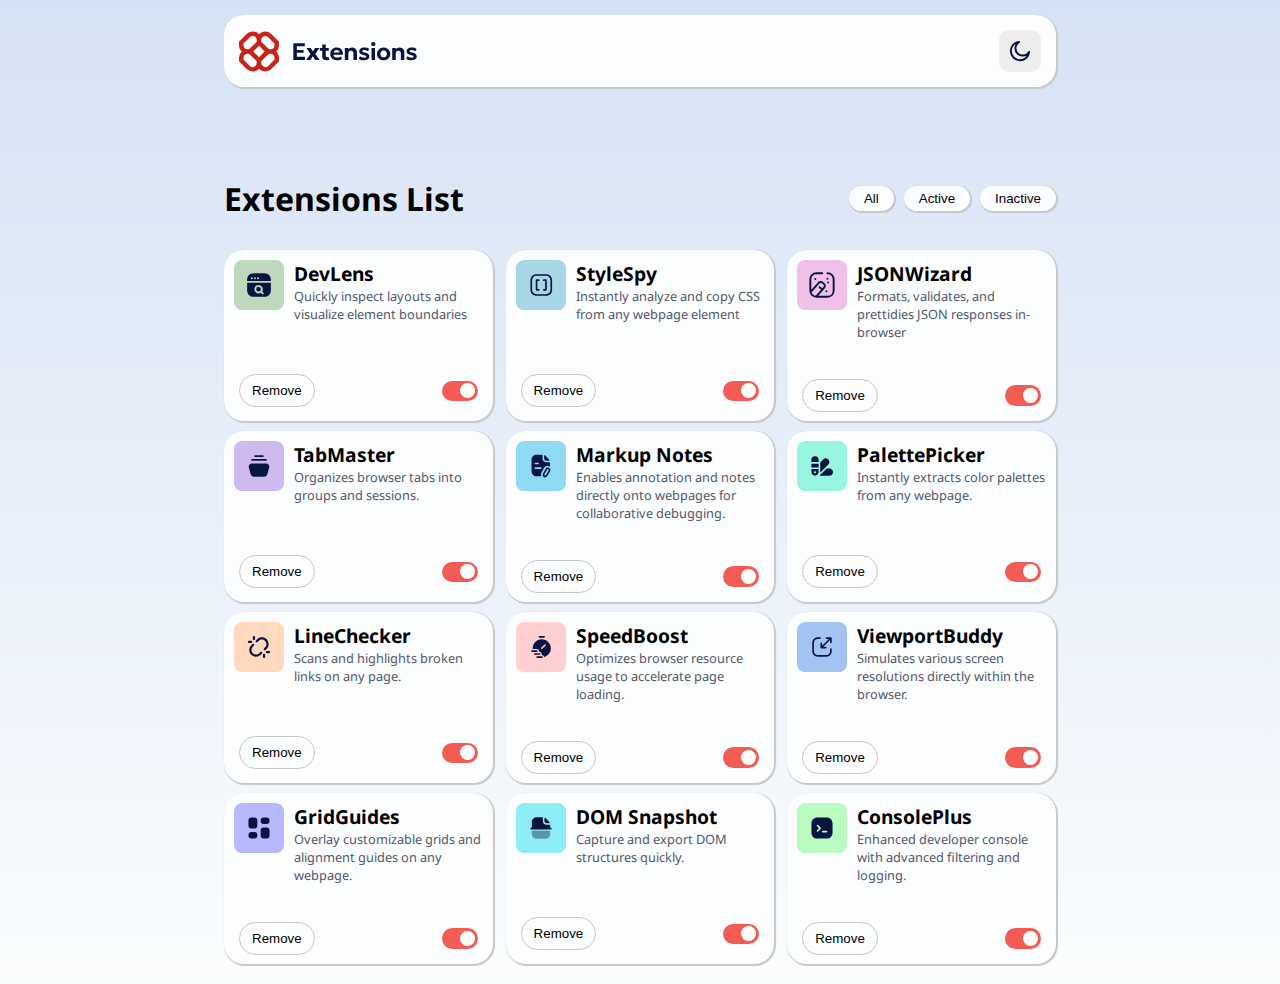
<file: browser-extensions-manager-ui-main/index.html>
<!DOCTYPE html>
<html lang="en">
  <head>
    <meta charset="UTF-8" />
    <meta name="viewport" content="width=device-width, initial-scale=1.0" />
    <!-- displays site properly based on user's device -->

    <!-- Favicon for browser tab -->
    <link
      rel="icon"
      type="image/png"
      sizes="32x32"
      href="./assets/images/favicon-32x32.png"
    />
    <!-- Main stylesheet -->
    <link rel="stylesheet" href="style.css" />
    <title>Frontend Mentor | Browser extensions manager UI</title>
  </head>
  <body>
    <!-- Header section with logo and theme toggle -->
    <div class="container">
      <header class="header">
        <img src="./assets/images/logo.svg" alt="" class="main-logo" />
        <div class="theme-toggle" onclick="themeToggle()">
          <img src="./assets/images/icon-moon.svg" alt="" />
        </div>
      </header>
    </div>

    <!-- Grid header with filter buttons -->
    <div class="container">
      <div class="grid-header">
        <h1>Extensions List</h1>
        <div class="list-items">
          <button onclick="showAll()">All</button>
          <button onclick="active()">Active</button>
          <button onclick="inactive()">Inactive</button>
        </div>
      </div>
    </div>

    <!-- Modal for confirming extension removal -->
    <div class="container2">
      <div class="modal">
        <h2>Are you sure you want to remove this extension?</h2>
        <div class="buttons">
          <button class="button" id="modalYesBtn">Yes</button>
          <button class="button" onclick="closeModal()">No</button>
        </div>
      </div>
    </div>

    <!-- Main grid of extension cards -->
    <div class="container">
      <div class="grid">
        <!-- Extension card: DevLens -->
        <div class="active-grid-elements" data-active="true">
          <div class="grid-items">
            <img src="./assets/images/logo-devlens.svg" alt="" />
            <div class="grid-text">
              <h2>DevLens</h2>
              <p>Quickly inspect layouts and visualize element boundaries</p>
            </div>
          </div>
          <div class="grid-container">
            <button class="button" onclick="openModal(this)">Remove</button>
            <label class="toggle-switch">
              <input type="checkbox" checked="true" />
              <span class="slider"></span>
            </label>
          </div>
        </div>

        <!-- Extension card: StyleSpy -->
        <div class="active-grid-elements" data-active="true">
          <div class="grid-items">
            <img src="./assets/images/logo-style-spy.svg" alt="" />
            <div class="grid-text">
              <h2>StyleSpy</h2>
              <p>Instantly analyze and copy CSS from any webpage element</p>
            </div>
          </div>
          <div class="grid-container">
            <button class="button" onclick="openModal(this)">Remove</button>
            <label class="toggle-switch">
              <input type="checkbox" checked="true" />
              <span class="slider"></span>
            </label>
          </div>
        </div>

        <!-- Extension card: JSONWizard -->
        <div class="active-grid-elements" data-active="true">
          <div class="grid-items">
            <img src="./assets/images/logo-json-wizard.svg" alt="" />
            <div class="grid-text">
              <h2>JSONWizard</h2>
              <p>
                Formats, validates, and prettidies JSON responses in-browser
              </p>
            </div>
          </div>
          <div class="grid-container">
            <button class="button" onclick="openModal(this)">Remove</button>
            <label class="toggle-switch">
              <input type="checkbox" checked="true" />
              <span class="slider"></span>
            </label>
          </div>
        </div>

        <!-- Extension card: TabMaster -->
        <div class="active-grid-elements" data-active="true">
          <div class="grid-items">
            <img src="./assets/images/logo-tab-master-pro.svg" alt="" />
            <div class="grid-text">
              <h2>TabMaster</h2>
              <p>Organizes browser tabs into groups and sessions.</p>
            </div>
          </div>
          <div class="grid-container">
            <button class="button" onclick="openModal(this)">Remove</button>
            <label class="toggle-switch">
              <input type="checkbox" checked="true" />
              <span class="slider"></span>
            </label>
          </div>
        </div>

        <!-- Extension card: Markup Notes -->
        <div class="active-grid-elements" data-active="true">
          <div class="grid-items">
            <img src="./assets/images/logo-markup-notes.svg" alt="" />
            <div class="grid-text">
              <h2>Markup Notes</h2>
              <p>
                Enables annotation and notes directly onto webpages for
                collaborative debugging.
              </p>
            </div>
          </div>
          <div class="grid-container" data-active="true">
            <button class="button" onclick="openModal(this)">Remove</button>
            <label class="toggle-switch">
              <input type="checkbox" checked="true" />
              <span class="slider"></span>
            </label>
          </div>
        </div>

        <!-- Extension card: PalettePicker -->
        <div class="active-grid-elements" data-active="true">
          <div class="grid-items">
            <img src="./assets/images/logo-palette-picker.svg" alt="" />
            <div class="grid-text">
              <h2>PalettePicker</h2>
              <p>Instantly extracts color palettes from any webpage.</p>
            </div>
          </div>
          <div class="grid-container">
            <button class="button" onclick="openModal(this)">Remove</button>
            <label class="toggle-switch">
              <input type="checkbox" checked="true" />
              <span class="slider"></span>
            </label>
          </div>
        </div>

        <!-- Extension card: LineChecker -->
        <div class="active-grid-elements" data-active="true">
          <div class="grid-items">
            <img src="./assets/images/logo-link-checker.svg" alt="" />
            <div class="grid-text">
              <h2>LineChecker</h2>
              <p>Scans and highlights broken links on any page.</p>
            </div>
          </div>
          <div class="grid-container" data-active="true">
            <button class="button" onclick="openModal(this)">Remove</button>
            <label class="toggle-switch">
              <input type="checkbox" checked="true" />
              <span class="slider"></span>
            </label>
          </div>
        </div>

        <!-- Extension card: SpeedBoost -->
        <div class="active-grid-elements" data-active="true">
          <div class="grid-items">
            <img src="./assets/images/logo-speed-boost.svg" alt="" />
            <div class="grid-text">
              <h2>SpeedBoost</h2>
              <p>
                Optimizes browser resource usage to accelerate page loading.
              </p>
            </div>
          </div>
          <div class="grid-container" data-active="true">
            <button class="button" onclick="openModal(this)">Remove</button>
            <label class="toggle-switch">
              <input type="checkbox" checked="true" />
              <span class="slider"></span>
            </label>
          </div>
        </div>

        <!-- Extension card: ViewportBuddy -->
        <div class="active-grid-elements" data-active="true">
          <div class="grid-items">
            <img src="./assets/images/logo-viewport-buddy.svg" alt="" />
            <div class="grid-text">
              <h2>ViewportBuddy</h2>
              <p>
                Simulates various screen resolutions directly within the
                browser.
              </p>
            </div>
          </div>
          <div class="grid-container">
            <button class="button" onclick="openModal(this)">Remove</button>
            <label class="toggle-switch">
              <input type="checkbox" checked="true" />
              <span class="slider"></span>
            </label>
          </div>
        </div>

        <!-- Extension card: GridGuides -->
        <div class="active-grid-elements" data-active="true">
          <div class="grid-items">
            <img src="./assets/images/logo-grid-guides.svg" alt="" />
            <div class="grid-text">
              <h2>GridGuides</h2>
              <p>
                Overlay customizable grids and alignment guides on any webpage.
              </p>
            </div>
          </div>
          <div class="grid-container">
            <button class="button" onclick="openModal(this)">Remove</button>
            <label class="toggle-switch">
              <input type="checkbox" checked="true" />
              <span class="slider"></span>
            </label>
          </div>
        </div>

        <!-- Extension card: DOM Snapshot -->
        <div class="active-grid-elements" data-active="true">
          <div class="grid-items">
            <img src="./assets/images/logo-dom-snapshot.svg" alt="" />
            <div class="grid-text">
              <h2>DOM Snapshot</h2>
              <p>Capture and export DOM structures quickly.</p>
            </div>
          </div>
          <div class="grid-container">
            <button class="button" onclick="openModal(this)">Remove</button>
            <label class="toggle-switch">
              <input type="checkbox" checked="true" />
              <span class="slider"></span>
            </label>
          </div>
        </div>

        <!-- Extension card: ConsolePlus -->
        <div class="active-grid-elements" data-active="true">
          <div class="grid-items">
            <img src="./assets/images/logo-console-plus.svg" alt="" />
            <div class="grid-text">
              <h2>ConsolePlus</h2>
              <p>
                Enhanced developer console with advanced filtering and logging.
              </p>
            </div>
          </div>
          <div class="grid-container">
            <button class="button" onclick="openModal(this)">Remove</button>
            <label class="toggle-switch">
              <input type="checkbox" checked="true" />
              <span class="slider"></span>
            </label>
          </div>
        </div>
      </div>
    </div>

    <!-- Main JavaScript file -->
    <script src="script.js"></script>
  </body>
</html>
</file>
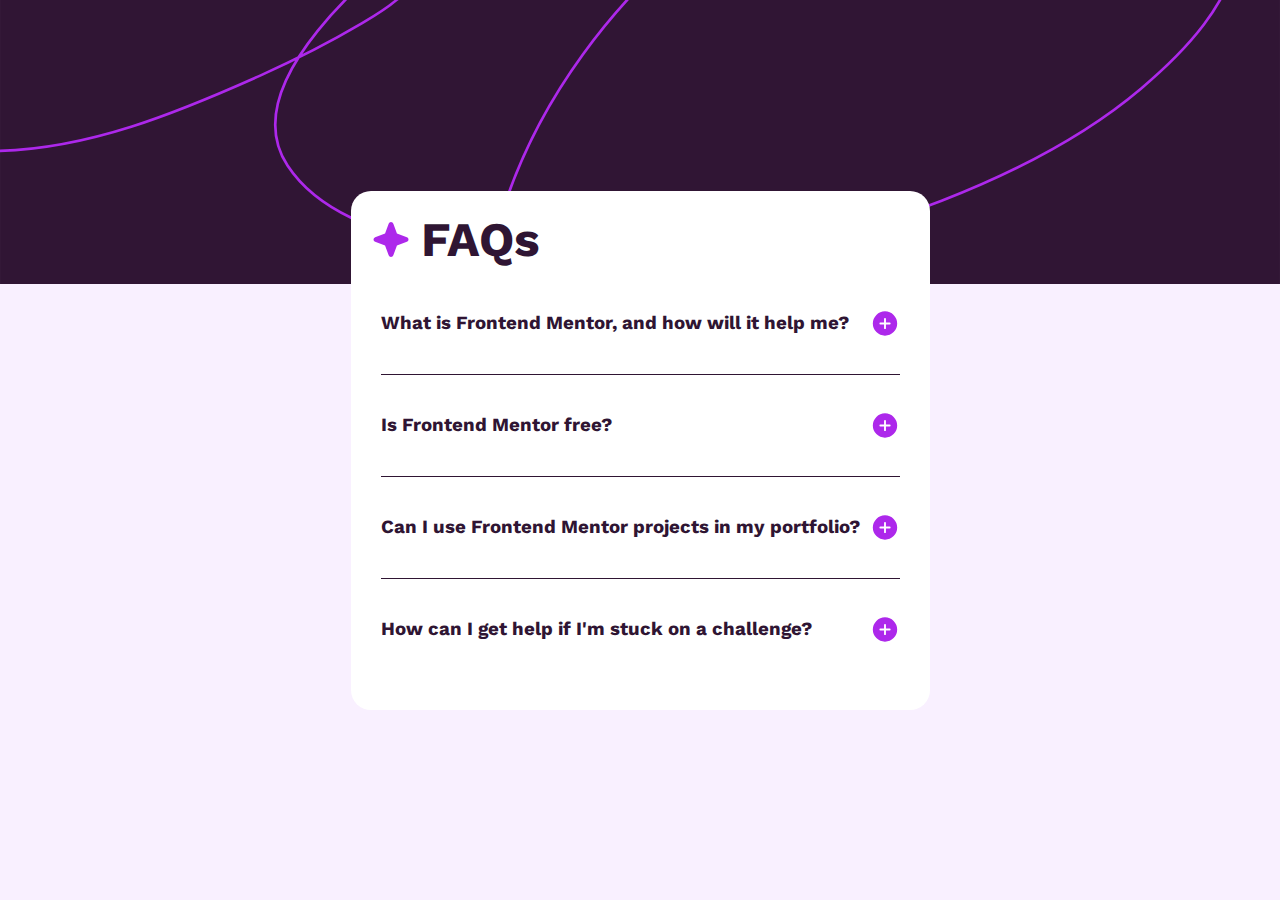
<file: faq-accordion-main/index.html>
<!DOCTYPE html>
<html lang="en">
  <head>
    <meta charset="UTF-8" />
    <meta name="viewport" content="width=device-width, initial-scale=1.0" />
    <!-- displays site properly based on user's device -->

    <link
      rel="icon"
      type="image/png"
      sizes="32x32"
      href="./assets/images/favicon-32x32.png"
    />

    <title>Frontend Mentor | FAQ accordion</title>

    <link rel="stylesheet" href="style.css" />
  </head>
  <body>
    <main>
      <div class="container">
        <div class="heading">
          <img src="./assets/images/icon-star.svg" alt="" />
          <h1>FAQs</h1>
        </div>

        <div class="display">
          <div class="elements">
            <div class="reveal" id="button1" onclick="toggleContent(this)">
              <h3>What is Frontend Mentor, and how will it help me?</h3>
              <img src="./assets/images/icon-plus.svg" alt="" />
            </div>
            <span class="hidden" id="span1">
              Frontend Mentor offers realistic coding challenges to help
              developers improve their frontend coding skills with projects in
              HTML, CSS, and JavaScript. It's suitable for all levels and ideal
              for portfolio building.
            </span>
          </div>

          <div class="elements">
            <div class="reveal" id="button2" onclick="toggleContent(this)">
              <h3>Is Frontend Mentor free?</h3>
              <img src="./assets/images/icon-plus.svg" alt="" />
            </div>
            <span class="hidden" id="span2">
              Yes, Frontend Mentor offers both free and premium coding
              challenges, with the free option providing access to a range of
              projects suitable for all skill levels.
            </span>
          </div>

          <div class="elements">
            <div class="reveal" id="button3" onclick="toggleContent(this)">
              <h3>Can I use Frontend Mentor projects in my portfolio?</h3>
              <img src="./assets/images/icon-plus.svg" alt="" />
            </div>
            <span class="hidden" id="span3">
              Yes, you can use projects completed on Frontend Mentor in your
              portfolio. It's an excellent way to showcase your skills to
              potential employers!
            </span>
          </div>

          <div class="elements">
            <div class="reveal" id="button4" onclick="toggleContent(this)">
              <h3>How can I get help if I'm stuck on a challenge?</h3>
              <img src="./assets/images/icon-plus.svg" alt="" />
            </div>
            <span class="hidden" id="span4">
              The best place to get help is inside Frontend Mentor's Discord
              community. There's a help channel where you can ask questions and
              seek support from other community members.
            </span>
          </div>
        </div>
      </div>
    </main>

    <!-- <div class="attribution">
      Challenge by
      <a href="https://www.frontendmentor.io?ref=challenge" target="_blank"
        >Frontend Mentor</a
      >. Coded by <a href="#">Your Name Here</a>.
    </div> -->

    <script src="script.js"></script>
  </body>
</html>
</file>
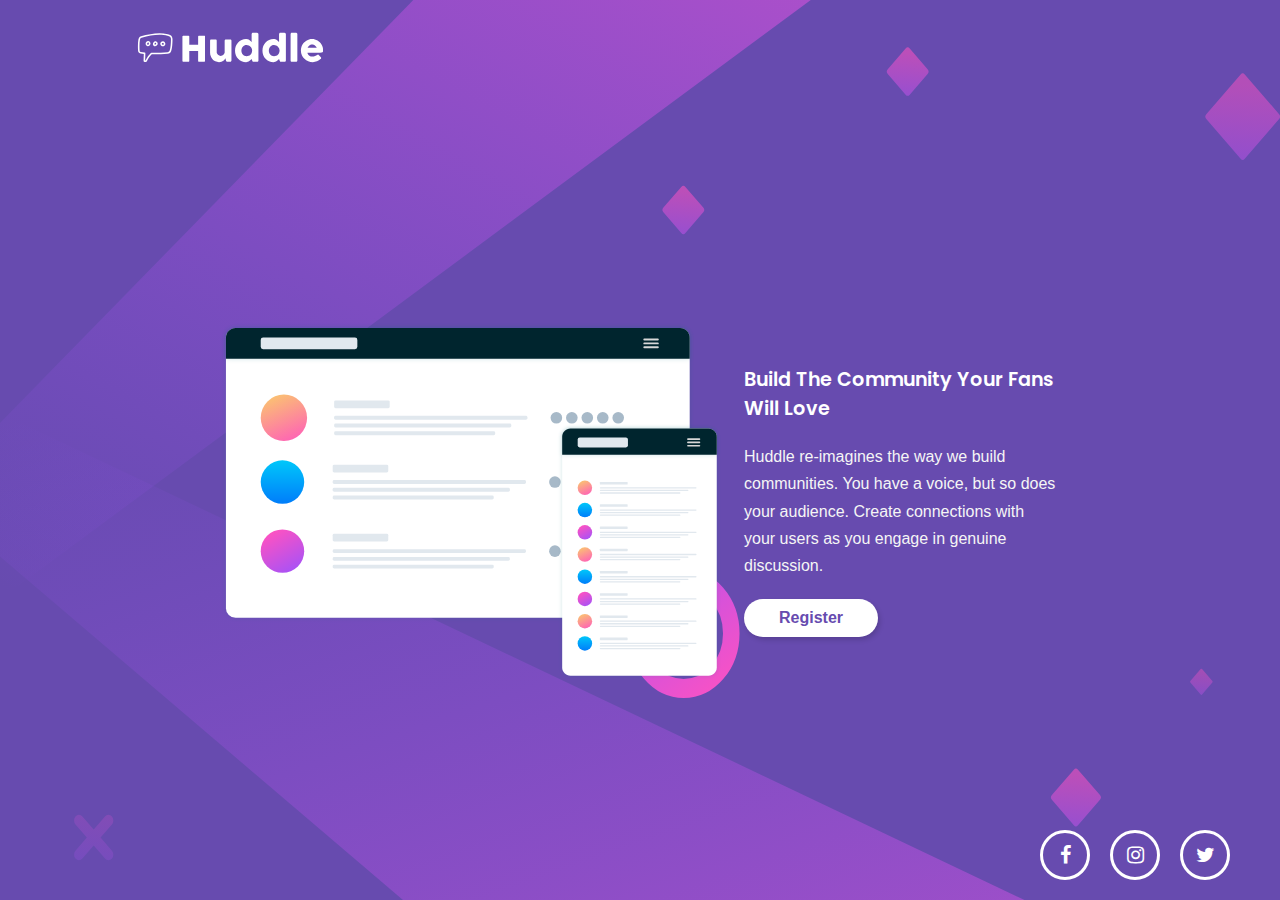
<file: huddle-landing-page-with-single-introductory-section-master/index.html>
<!DOCTYPE html>
<html lang="en">
  <head>
    <meta charset="UTF-8" />
    <meta name="viewport" content="width=device-width, initial-scale=1.0" />
    <!-- displays site properly based on user's device -->

    <link
      rel="stylesheet"
      href="https://cdnjs.cloudflare.com/ajax/libs/font-awesome/4.7.0/css/font-awesome.min.css"
    />

    <title>
      Frontend Mentor | Huddle landing page with single introductory section
    </title>

    <!-- Feel free to remove these styles or customise in your own stylesheet 👍 -->
    <link rel="stylesheet" href="style.css" />
  </head>
  <body>
    <header class="header">
      <img src="./images/logo.svg" alt="" />
    </header>

    <main class="main-container">
      <img src="./images/illustration-mockups.svg" alt="" />

      <div class="main-content">
        <h1>Build The Community Your Fans Will Love</h1>
        <p>
          Huddle re-imagines the way we build communities. You have a voice, but
          so does your audience. Create connections with your users as you
          engage in genuine discussion.
        </p>
        <a href="#" aria-label="Register on our site">
          <button class="button">Register</button>
        </a>
      </div>
    </main>

    <footer class="footer">
      <div class="social-links">
        <a href="#" aria-label="Visit our Facebook page"
          ><i class="fa fa-facebook icons"></i
        ></a>
        <a href="#" aria-label="Visit our Instagram page"
          ><i class="fa fa-instagram icons"></i
        ></a>
        <a href="#" aria-label="Visit our Twitter page"
          ><i class="fa fa-twitter icons"></i
        ></a>
      </div>
    </footer>
  </body>
</html>
</file>
<file: browser-extensions-manager-ui-main/style.css>
/* Import Google Fonts for typography */
@import url('https://fonts.googleapis.com/css2?family=Noto+Sans:ital,wght@0,100..900;1,100..900&family=Work+Sans:ital,wght@0,100..900;1,100..900&display=swap');

/* Reset default browser styles and set box-sizing */
* {
    margin: 0;
    padding: 0;
    box-sizing: border-box
}

/* Main body styles and background gradient */
body {
    background-image: linear-gradient(180deg, hsl(217, 61%, 90%) 0%, hsl(200, 60%, 99%) 100%);
    font-size: 1em;
    font-family: "Noto Sans";
    transition: all ease 0.5s;
    min-height: 100vh;
    /* background-attachment: fixed; */
}

/* Dark mode body styles */
.dark-body {
    color: white;
    background-image: linear-gradient(180deg, hsl(227, 75%, 14%) 0%, hsl(226, 25%, 17%) 100%);
}

/* Container layout for centering content */
.container {
    display: flex;
    justify-content: center;
}

/* Responsive container widths for different sections */
.container:nth-of-type(1){
    min-width: 1220px;
}
.container:nth-of-type(2){
    margin-top: 10vh;
    min-width: 1220px;
}
.container:nth-of-type(3){
    min-width: 1200px;
    margin-top: 5vh;
}

/* ===================== Header Styles ===================== */

/* Header bar styling */
.header {
    display: flex;
    justify-content: space-between;
    align-items: center;
    background-color: hsl(200, 60%, 99%);
    box-shadow: 1px 1px 1px 1px hsl(0, 0%, 78%);
    width: 65%;
    border: none;
    border-radius: 20px;
    padding: 15px;
    margin-top: 15px;
    transition: all ease 0.5s;
}

/* Dark mode header */
.dark-header {
    background-color: hsl(225, 23%, 24%);
    box-shadow: none;
}

/* Theme toggle button styles */
.theme-toggle {
    display: flex;
    justify-content: center;
    background-color: hsl(0, 0%, 93%);
    border: none;
    border-radius: 10px;
    padding: 10px;
    cursor: pointer;
    transition: all ease 0.5s;
}

/* Dark mode theme toggle */
.dark-theme-toggle {
    background-color: hsl(226, 11%, 37%);
}

/* Theme toggle hover effect */
.theme-toggle:hover {
    transform: scale(1.05);
}

/* ===================== Grid Header Styles ===================== */

/* Grid header bar */
.grid-header {
    display: flex;
    justify-content: space-between;
    align-items: center;
    width: 65%;
    margin-bottom: 30px;
}

/* List of filter/sort buttons */
.list-items {
    display: flex;
    align-items: center;
    gap: 10px;
    list-style: none;
}

/* List item button styles */
.list-items button {
    background-color: hsl(200, 60%, 99%);
    border: none;
    border-radius: 20px;
    padding-block: 5px;
    padding-inline: 15px;
    box-shadow: 1px 1px 1px 1px hsl(0, 0%, 78%);
    cursor: pointer;
}

/* List item button hover effect */
.list-items button:hover {
    background-color: hsl(3, 86%, 64%);
    border-color: hsl(3, 86%, 64%);
}

/* Dark mode list item buttons */
.dark-list-items button {
    background-color: hsl(226, 11%, 37%);
    border: solid 1px white;
    box-shadow: none;
}

/* ===================== Grid Styles ===================== */

/* Main grid layout for extensions */
.grid {
    display: grid;
    justify-content: space-between;
    width: 65%;
    grid-template-columns: auto auto auto;
    gap: 10px;
    margin-bottom: 20px;
}

/* Active extension card styles */
.active-grid-elements {
    display: grid;
    grid-template-rows: auto auto;
    background-color: hsl(200, 60%, 99%);
    border: none;
    border-radius: 20px;
    height: 19vh;
    width: 21vw;
    min-height: 150px;
    min-width: 260px;
    font-size: 0.8rem;
    box-shadow: 1px 1px 1px 1px hsl(0, 0%, 78%);
}

/* Inactive extension card styles (faded/desaturated) */
.inactive-grid-elements {
    opacity: 0.5; /* Make inactive extensions slightly faded */
    filter: grayscale(80%); /* Make them look desaturated */
}

/* Hide elements utility class */
.hide-elements {
    display: none !important;
}

/* Show elements utility class */
.show-elements {
    display: grid;
}

/* Dark mode extension card styles */
.dark-grid-elements {
    background-color: hsl(225, 23%, 24%);
    border: solid 1px white;
    box-shadow: none;
}

/* Extension card content layout */
.grid-items {
    display: flex;
    align-items: flex-start;
    gap: 10px;
    padding: 10px;
}

/* Extension icon size */
.grid-items img {
    width: 50px;
}

/* Extension description text color */
.grid-items p {
    color: hsl(226, 11%, 37%);
}

/* Dark mode extension card text color */
.dark-grid-elements p {
    color: hsl(0, 0%, 78%);
}

/* Container for grid item controls */
.grid-container {
    display: flex;
    justify-content: space-between;
    align-items: center;
    padding-inline: 15px;
}

/* ===================== Button Styles ===================== */

/* General button styles */
.button {
    background-color: hsl(200, 60%, 99%);
    border: solid 1px hsl(0, 0%, 78%);
    border-radius: 20px;
    padding-block: 8px;
    padding-inline: 12px;
    cursor: pointer;
}

/* Button hover effect */
.button:hover {
    border-color: hsl(3, 86%, 64%);
}

/* Dark mode button styles */
.dark-button {
    background-color: hsl(225, 23%, 24%);
    color: hsl(0, 0%, 78%);
}

/* ===================== Toggle Switch Styles ===================== */

/* Toggle switch container */
.toggle-switch {
    position: relative;
    display: inline-block;
    width: 36px;
    height: 20.5px;
}

/* Hide default checkbox */
.toggle-switch input {
    opacity: 0;
    width: 0;
    height: 0;
}

/* The track of the toggle switch */
.slider {
    position: absolute;
    cursor: pointer;
    background-color: #ccc;
    border-radius: 24px;
    width: 100%;
    height: 100%;
    transition: background-color 0.3s;
}

/* Dark mode slider */
.dark-slider {
    background-color: hsl(226, 11%, 37%);
}

/* ===================== Modal Styles ===================== */

/* Modal container (hidden by default) */
.container2 {
    position: absolute;
    top: 50%;
    left: 50%;
    transform: translate(-50%, -50%);
    z-index: 1;
    display: none;
}

/* Modal dialog styles */
.modal {
    color: black;
    max-width: 500px;
    text-align: center;
    display: flex;
    flex-direction: column;
    gap: 25px;
    background-color: white;
    border: solid 1px black;
    box-shadow: none;
    border-radius: 20px; 
    padding: 20px;
    transition: all ease 0.2s;
}

/* Dark mode modal */
.dark-modal {
    color: white;
    background-color: hsl(225, 23%, 24%);
    border: solid 1px white;
}

/* Modal button styles */
.modal button {
    background-color: hsl(225, 23%, 24%);
    color: white;
    font-weight: bold;
    min-width: 50px;
}

/* Dark mode modal button */
.dark-modal button {
    background-color: white;   
    color: black;
}

/* Modal button hover effect */
.modal button:hover {
    background-color: hsl(3, 86%, 64%);
}

/* Modal hover effect */
.modal:hover {
    transform: scale(1.05);
}

/* Modal button group layout */
.buttons {
    display: flex;
    justify-content: center;
    gap: 10px;
}

/* ===================== Toggle Switch Circle ===================== */

/* The circular slider knob */
.slider::before {
    content: "";
    position: absolute;
    height: 15px;
    width: 15px;
    left: 3px;
    bottom: 2.8px;
    background-color: white;
    border-radius: 50%;
    transition: transform 0.3s;
}

/* Toggled state for the slider track */
.toggle-switch input:checked+.slider {
    background-color: hsl(3, 86%, 64%);
}

/* Toggled state for the slider knob */
.toggle-switch input:checked+.slider::before {
    transform: translateX(15px);
}

/* ===================== Responsive Styles ===================== */

/* Smaller monitors (tablet) */
@media (max-width: 1217px) {

    .container:nth-of-type(1){
        min-width: 0;
    }

    .container:nth-of-type(2){
        min-width: 0;
    }

    .container:nth-of-type(3){
        min-width: 0;
    }

    .header {
        min-width: 500px
    }
    
    .grid-header {
        justify-content: space-between;
        min-width: 500px;
    }

    .grid {
        grid-template-columns: auto auto;
        justify-content: center;
        min-width: 500px
    }

    .grid-elements {
        height: 0;
    }
}

/* Mobile styles */
@media (max-width: 700px) {
    
    .header {
        min-width: 300px;
        margin-inline: 0;
    }
    
    .grid-header {
        margin-inline: 0;
        min-width: 300px;
        justify-content: center;
        flex-direction: column;
        gap: 10px;
    }

    .grid {
        grid-template-columns: auto;
        margin-inline: 0;
        min-width: 300px;
    }
}
</file>
<file: faq-accordion-main/style.css>
@import url('https://fonts.googleapis.com/css2?family=Work+Sans:ital,wght@0,100..900;1,100..900&display=swap');


* {
    margin: 0;
    padding: 0;
    box-sizing: border-box;
}

body {
   display: flex;
   justify-content: center;
   align-items: center;
   background-image: url(./assets/images/background-pattern-desktop.svg);
   background-size: 100vw;
   background-repeat: no-repeat;
   background-color: hsl(275, 100%, 97%); 
   font-family: "Work Sans", sans-serif;
   font-optical-sizing: auto;
   font-weight: 400, 600, 700;
   font-size: 1em;
   height: 100vh;
   color:hsl(292, 42%, 14%);
}

main {
    max-width: 600px;
    background-color: white;
    border: none;
    border-radius: 20px;
    margin: 20px;
}

button {
    -webkit-tap-highlight-color: transparent;
}

.heading {
    display: flex;
    gap: 10px;
    padding-top: 20px;
    padding-left: 20px;
    font-size: 1.5rem;
    
}

.display {
    padding: 30px;
}

.elements {
    padding-top: 25px;
    padding-bottom: 25px;
    border-bottom: solid 1px;

}

.elements:nth-child(1) {
    padding-top: 0;
}

.elements:nth-child(4) {
    border: none;
}

.reveal {
    gap: 10px;
    display: flex;
    justify-content: space-between;
    align-items: center;
    border: none;
    background: none;
    cursor: pointer;
    padding-top: 10px;
    padding-bottom: 10px;
}

.reveal:hover {
    color: #AD28EB;
}

.hidden {
    position: absolute;
    opacity: 0;
    top: -9999px;
    overflow: hidden;
    color: grey;
}

.active {
    position: relative;
    top: initial;
    padding: 0;
    transition: all 0.5s ease;
    opacity: 1;
}
</file>
<file: huddle-landing-page-with-single-introductory-section-master/style.css>
/* Import Google Fonts */
@import url('https://fonts.googleapis.com/css2?family=Open+Sans:wght@400;600&family=Poppins:wght@600&display=swap');


* {
    margin: 0;
    padding: 0;
    box-sizing: border-box;
}

body {
    display: flex;
    justify-content: center;
    align-items:center;
    height: 100vh;
    font-family: 'Open-Sans', "Arial", "sans-serif";
    font-weight: 400;
    font-size: 1em;
    background-image: url("./images/bg-desktop.svg");
    background-repeat: no-repeat;
    background-size: 100% 100%;
    background-color: hsl(257, 40%, 49%);
    color: white;
}

.header {
    position: absolute;
    top: 2.5%;
    left: 10%;
}

.main-container {
    display: flex;
    margin-top: 8%;
    justify-content: center;
    align-items: center;
    gap: 2.5%;
    width: 80%;
    max-width: 1550px;
}

.main-container img {
  height: auto; 
  max-height: 75vh; 
  width: 50vw;
  max-width: 1000px;
  min-width: 35vh;
}

.main-content {
    margin-bottom: 20%;
}

.main-content h1 {
    font-family: "Poppins";
    font-weight: 600;
    color: white;
    width: 100%; 
    max-width: 400px;
    font-size: 2rem;
}

.main-content p {
    color: whitesmoke;
    width: 100%; 
    max-width: 500px;
    margin-top: 20px;
    font-size: 1.1rem;
    line-height: 1.7; 
}

.button {
    background-color: white;
    border-radius: 20px;
    padding: 10px 35px;
    color: hsl(257, 40%, 49%);
    border: none;
    margin-top: 20px;
    box-shadow: 2px 3px 5px rgba(0, 0, 0, 0.15);
    font-weight: bold;
    transition: all ease-in-out 0.2s;
    cursor: pointer;
    font-size: 1rem;
}

.button:hover {
    transition: all ease;
    background-color: hsl(300, 69%, 71%);
    transform: scale(1.05);
    color: white;
}


.footer {
  display: flex;
  justify-content: flex-end; 
  align-items: center; 
  position: absolute; 
  bottom: 20px; 
  right: 50px; 
  gap: 20px;
}

.footer .social-links {
  display: flex;
  gap: 20px;
}

.footer a {
  color: white; 
  text-decoration: none;
}

.footer i {
  border: solid white;
  border-radius: 50%;
  padding: 15px;
  transition: all 0.2s ease-in-out;
  width: 50px;
  height: 50px;
  display: flex;
  align-items: center;
  justify-content: center;
  font-size: 20px;
}

.footer i:hover {
  border-color: hsl(300, 69%, 71%);
  color: hsl(300, 69%, 71%);
  transform: scale(1.05);
}

/* Slightly smaller desktops */
@media (max-width: 1300px) {
  .header img {
    width: 200px;  
  }
  
  .main-container {
    width: 90%;
    gap: 2%;
  }

  .main-container img {
    width: 45vw;
    max-width: 500px;
    transition: all ease;
  }

  .main-content {
    margin-bottom: 0;
    width: 35vh;
  }

  .main-content h1 {
    font-size: 1.2rem;
  }

  .main-content p {
    font-size: 1rem;
  }

}

/* Mobile */
@media (max-width: 765px) {
  body {
    background-repeat: no-repeat;
    background-size: 100%;
  }

  .main-container {
    flex-direction: column;
    text-align: center;
  }

  .main-container img {
    margin-bottom: 55px;
  }

  .main-content h1 {
    font-size: 1.2rem;
    max-width: 350px;
  }

  .main-content p {
    font-size: 1rem;
    max-width: 400px;
  }

  .footer {
    justify-content: center;
    left: 0;
    right: 0;
  }

  .footer i{
    font-size: 15px;
    width: 40px;
    height: 40px;
  }
}
</file>
